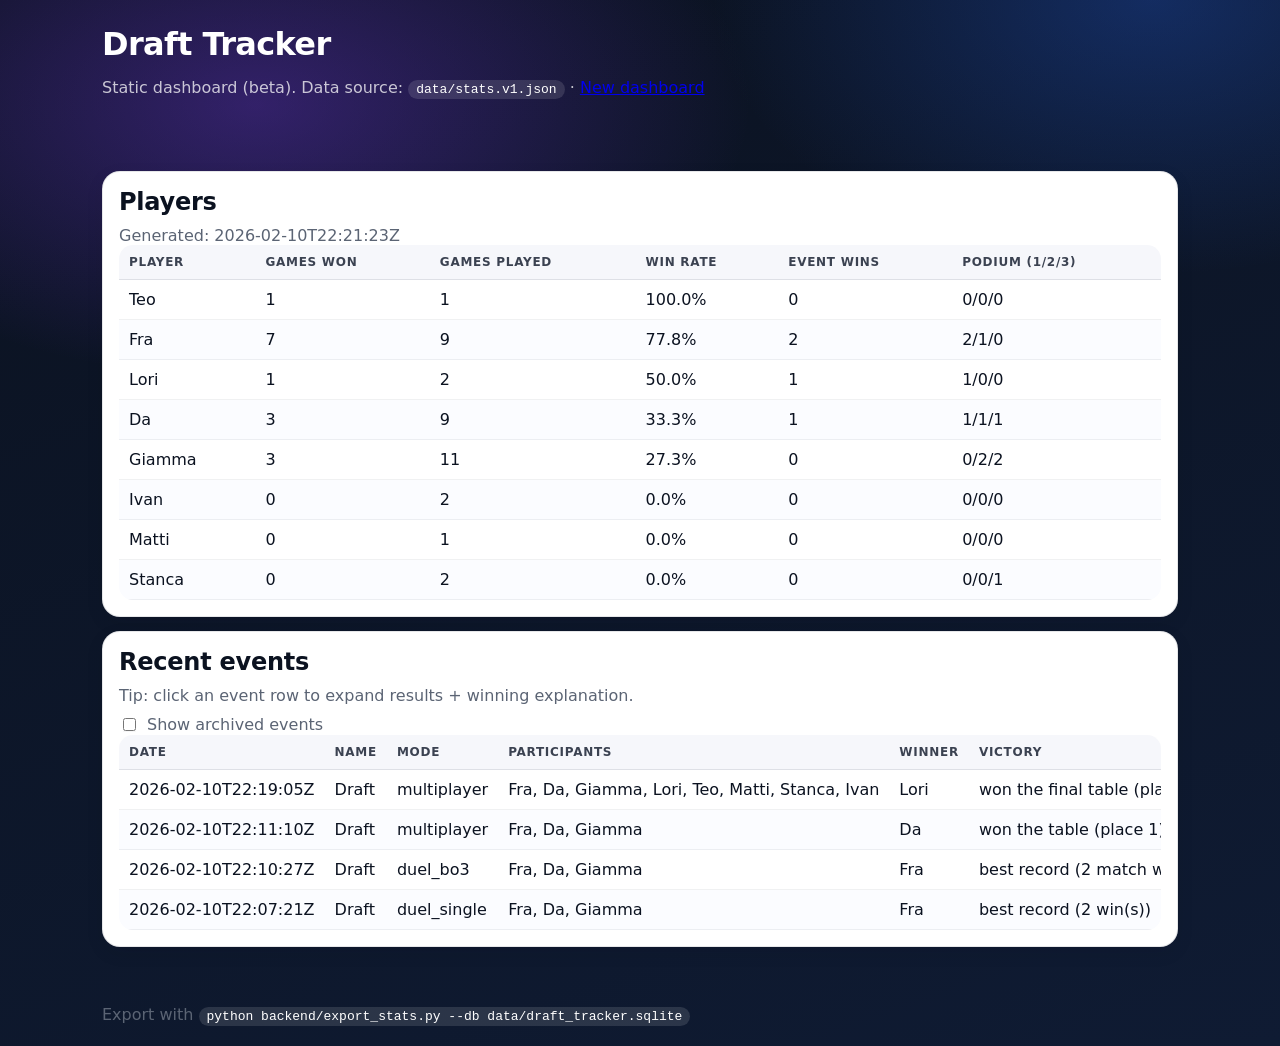
<file: docs/index.html>
<!doctype html>
<html>
<head>
  <meta charset="utf-8">
  <meta name="viewport" content="width=device-width,initial-scale=1">
  <title>Draft Tracker</title>
  <link rel="stylesheet" href="assets/style.css">
</head>
<body>
  <header class="wrap">
    <h1>Draft Tracker</h1>
    <p class="muted">Static dashboard (beta). Data source: <code>data/stats.v1.json</code> · <a href="dashboard.html">New dashboard</a></p>
  </header>

  <main class="wrap">
    <section class="card">
      <h2>Players</h2>
      <div class="muted" id="generated"></div>
      <div class="tablewrap">
        <table id="playersTable">
          <thead>
            <tr>
              <th>Player</th>
              <th>Games won</th>
              <th>Games played</th>
              <th>Win rate</th>
              <th>Event wins</th>
              <th>Podium (1/2/3)</th>
            </tr>
          </thead>
          <tbody></tbody>
        </table>
      </div>
    </section>

    <section class="card">
      <h2>Recent events</h2>
      <div class="muted">Tip: click an event row to expand results + winning explanation.</div>
      <label class="muted" style="display:inline-flex;gap:8px;align-items:center;margin-top:10px">
        <input type="checkbox" id="showArchivedEvents" style="width:auto"> Show archived events
      </label>
      <div class="tablewrap">
        <table id="eventsTable">
          <thead>
            <tr>
              <th>Date</th>
              <th>Name</th>
              <th>Mode</th>
              <th>Participants</th>
              <th>Winner</th>
              <th>Victory</th>
              <th>Podium</th>
            </tr>
          </thead>
          <tbody></tbody>
        </table>
      </div>
    </section>

    <section class="card" id="eventDetail" style="display:none">
      <h2 id="eventDetailTitle">Event detail</h2>
      <div class="muted" id="eventDetailMeta"></div>
      <div id="eventDetailBody" style="margin-top:12px"></div>
    </section>
  </main>

  <footer class="wrap muted">
    Export with <code>python backend/export_stats.py --db data/draft_tracker.sqlite</code>
  </footer>

  <!-- Exporter writes data/stats.v1.js so the dashboard works even when opened via file:// -->
  <script src="data/stats.v1.js"></script>
  <script src="assets/app.js"></script>
</body>
</html>
</file>
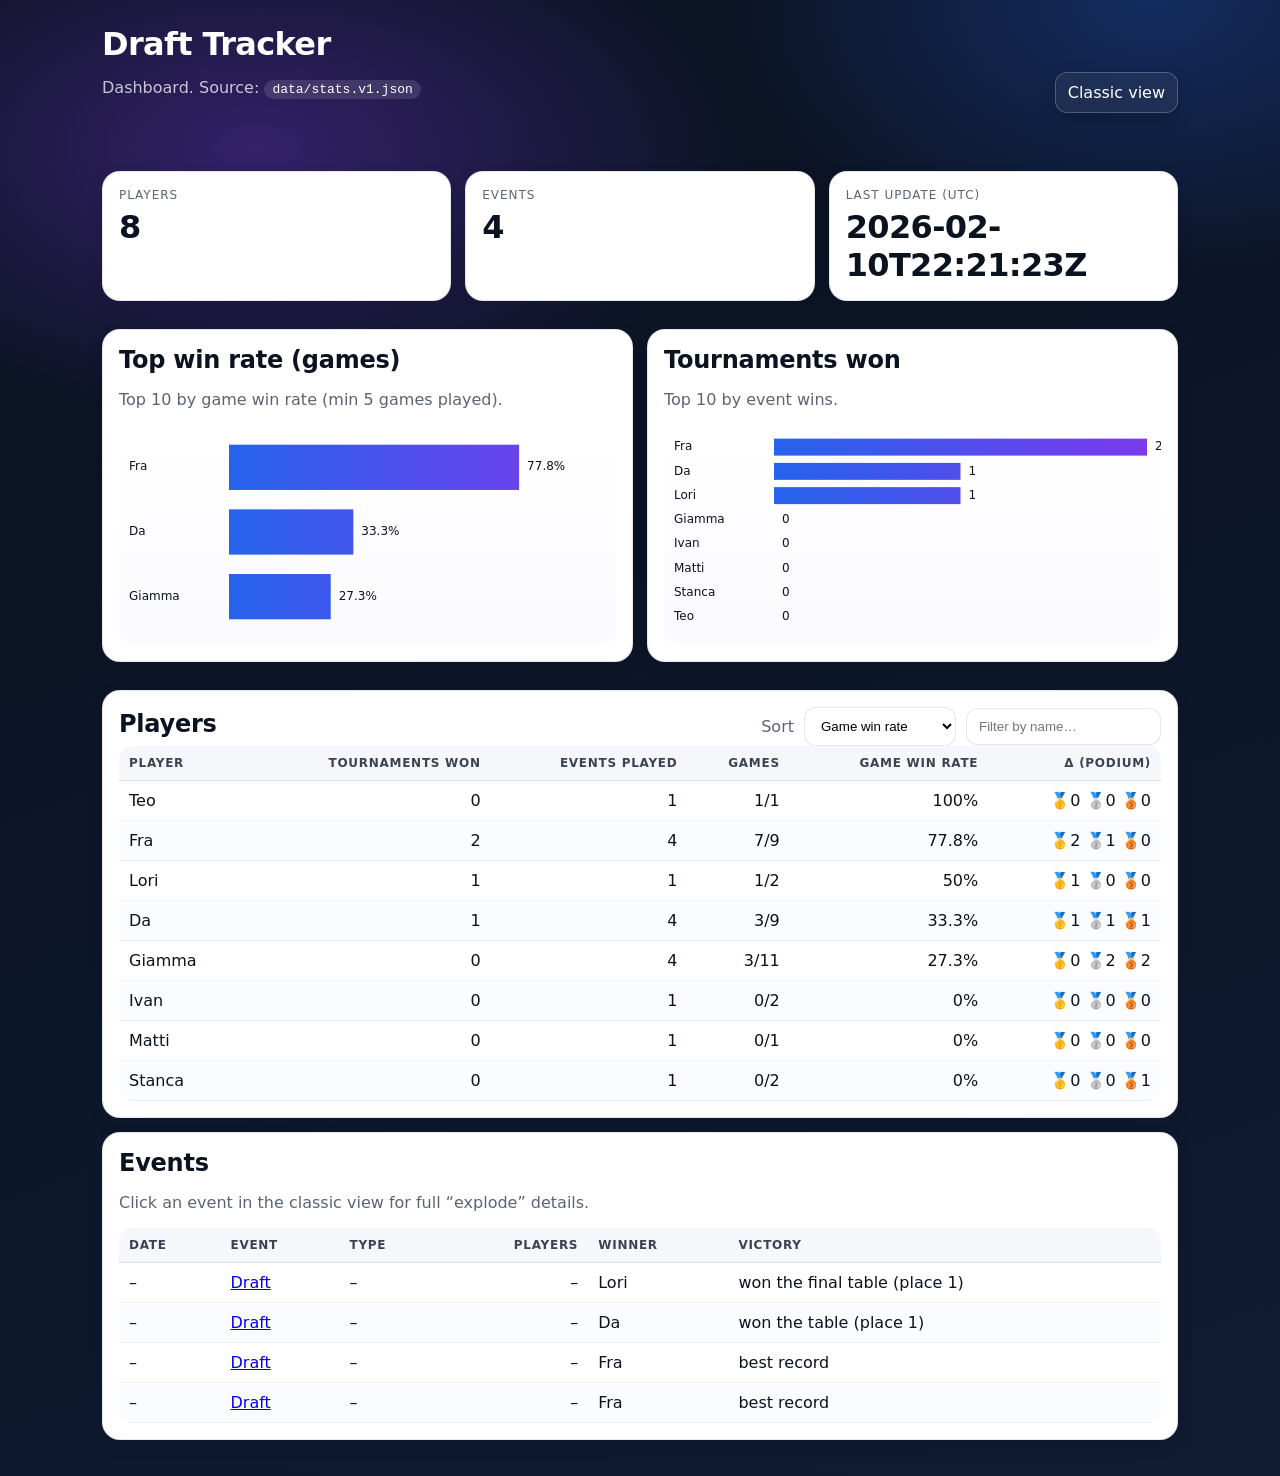
<file: docs/dashboard.html>
<!doctype html>
<html>
<head>
  <meta charset="utf-8">
  <meta name="viewport" content="width=device-width,initial-scale=1">
  <title>Draft Tracker · Dashboard</title>
  <link rel="stylesheet" href="assets/style.css">
</head>
<body>
  <header class="wrap">
    <div class="row" style="justify-content:space-between;align-items:flex-end;gap:12px;flex-wrap:wrap">
      <div>
        <h1>Draft Tracker</h1>
        <p class="muted">Dashboard. Source: <code>data/stats.v1.json</code></p>
      </div>
      <div class="row" style="gap:10px">
        <a class="btn secondary" href="index.html">Classic view</a>
      </div>
    </div>
  </header>

  <main class="wrap">
    <section class="kpis grid3">
      <div class="card">
        <div class="kpiLabel">Players</div>
        <div class="kpiValue" id="kpiPlayers">–</div>
      </div>
      <div class="card">
        <div class="kpiLabel">Events</div>
        <div class="kpiValue" id="kpiEvents">–</div>
      </div>
      <div class="card">
        <div class="kpiLabel">Last update (UTC)</div>
        <div class="kpiValue" id="kpiUpdated">–</div>
      </div>
    </section>

    <section class="grid2">
      <div class="card">
        <h2>Top win rate (games)</h2>
        <p class="muted">Top 10 by game win rate (min 5 games played).</p>
        <canvas id="chartWinRate" height="220"></canvas>
      </div>
      <div class="card">
        <h2>Tournaments won</h2>
        <p class="muted">Top 10 by event wins.</p>
        <canvas id="chartEventWins" height="220"></canvas>
      </div>
    </section>

    <section class="card">
      <div class="row" style="justify-content:space-between;align-items:baseline;flex-wrap:wrap">
        <h2 style="margin:0">Players</h2>
        <div class="row" style="gap:10px;flex-wrap:wrap">
          <label class="muted">Sort</label>
          <select id="playerSort">
            <option value="winrate">Game win rate</option>
            <option value="eventwins">Tournaments won</option>
            <option value="games">Games played</option>
            <option value="name">Name</option>
          </select>
          <input id="playerFilter" placeholder="Filter by name…" style="max-width:260px">
        </div>
      </div>
      <div class="tablewrap">
        <table id="playersTable">
          <thead>
            <tr>
              <th>Player</th>
              <th class="num">Tournaments won</th>
              <th class="num">Events played</th>
              <th class="num">Games</th>
              <th class="num">Game win rate</th>
              <th class="num">Δ (podium)</th>
            </tr>
          </thead>
          <tbody></tbody>
        </table>
      </div>
    </section>

    <section class="card">
      <h2>Events</h2>
      <p class="muted">Click an event in the classic view for full “explode” details.</p>
      <div class="tablewrap">
        <table id="eventsTable">
          <thead>
            <tr>
              <th>Date</th>
              <th>Event</th>
              <th>Type</th>
              <th class="num">Players</th>
              <th>Winner</th>
              <th>Victory</th>
            </tr>
          </thead>
          <tbody></tbody>
        </table>
      </div>
    </section>

  </main>

  <script src="data/stats.v1.js"></script>
  <script src="assets/dashboard.js"></script>
</body>
</html>
</file>
<file: docs/assets/style.css>
:root{
  --bg: #0b1220;
  --bg2:#0f1b33;
  --card:#ffffff;
  --text:#0b1220;
  --muted:#5b6474;
  --border: rgba(15, 23, 42, .10);
  --shadow: 0 10px 30px rgba(2, 6, 23, .10);
  --shadow2: 0 6px 18px rgba(2, 6, 23, .08);
  --accent:#2563eb;
  --accent2:#7c3aed;
  --ring: rgba(37, 99, 235, .25);
  --radius: 18px;
}

*{box-sizing:border-box}

body{
  font-family: system-ui, -apple-system, Segoe UI, Roboto, sans-serif;
  margin:0;
  color: var(--text);
  background:
    radial-gradient(900px 500px at 20% 10%, rgba(124,58,237,.35), transparent 55%),
    radial-gradient(800px 500px at 90% 0%, rgba(37,99,235,.30), transparent 55%),
    linear-gradient(160deg, var(--bg), var(--bg2));
  min-height:100vh;
}

.wrap{max-width:1120px;margin:0 auto;padding:22px}

header.wrap{
  padding-top:28px;
}

h1{margin:0 0 6px 0;letter-spacing:-0.02em;line-height:1.05;color:#fff}
h2{margin:0 0 10px 0;letter-spacing:-0.01em}

.muted{color:var(--muted)}

/* cards */
.card{
  background: var(--card);
  border: 1px solid var(--border);
  border-radius: var(--radius);
  padding: 16px;
  margin: 14px 0;
  box-shadow: var(--shadow2);
}

/* layout */
.row{display:flex;align-items:center}
.grid2{display:grid;grid-template-columns:1fr 1fr;gap:14px}
.grid3{display:grid;grid-template-columns:1fr 1fr 1fr;gap:14px}
@media(max-width:980px){.grid2,.grid3{grid-template-columns:1fr}}

/* KPI */
.kpiLabel{font-size:12px;color:var(--muted);text-transform:uppercase;letter-spacing:.08em}
.kpiValue{font-size:32px;font-weight:800;margin-top:6px;letter-spacing:-0.02em}

/* buttons */
.btn{
  display:inline-flex;align-items:center;gap:8px;
  padding:10px 12px;
  border-radius: 12px;
  border:1px solid rgba(255,255,255,.22);
  background: rgba(255,255,255,.10);
  color:#fff;
  text-decoration:none;
  box-shadow: 0 6px 18px rgba(0,0,0,.18);
  backdrop-filter: blur(10px);
}
.btn:hover{transform:translateY(-1px)}
.btn.secondary{background: rgba(255,255,255,.06)}

/* form */
select,input{
  padding:10px 12px;
  border-radius: 12px;
  border:1px solid var(--border);
  background:#fff;
  box-shadow: 0 1px 0 rgba(2,6,23,.03);
}
select:focus,input:focus{outline:none;box-shadow: 0 0 0 4px var(--ring)}

code{background:rgba(255,255,255,.12);color:#fff;padding:2px 8px;border-radius:999px}

/* tables */
.tablewrap{overflow:auto;border-radius: 14px}
table{border-collapse:separate;border-spacing:0;width:100%;font-variant-numeric: tabular-nums}
th,td{padding:10px 10px;text-align:left;white-space:nowrap}
thead th{
  position:sticky;top:0;z-index:1;
  background: #f6f7fb;
  border-bottom:1px solid var(--border);
  font-size:12px;
  letter-spacing:.06em;
  text-transform:uppercase;
  color:#3b4251;
}
tbody tr{background:#fff}
tbody tr:nth-child(even){background:#fbfcff}
tbody tr:hover{background:#f2f6ff}
td{border-bottom:1px solid rgba(15,23,42,.06)}

th.num,td.num{text-align:right}

/* charts */
canvas{width:100%;display:block;border-radius:14px;background:linear-gradient(180deg,#ffffff, #fbfbff)}

/* header text contrast */
header p.muted{color: rgba(255,255,255,.75)}

@media (prefers-color-scheme: dark){
  :root{
    --card: rgba(255,255,255,.06);
    --text:#e6e9f2;
    --muted: rgba(230,233,242,.70);
    --border: rgba(255,255,255,.12);
    --shadow2: 0 12px 28px rgba(0,0,0,.35);
  }
  .card{backdrop-filter: blur(10px)}
  select,input{background: rgba(255,255,255,.08); color: var(--text)}
  thead th{background: rgba(255,255,255,.08); color: rgba(230,233,242,.8)}
  tbody tr{background: transparent}
  tbody tr:nth-child(even){background: rgba(255,255,255,.03)}
  tbody tr:hover{background: rgba(37,99,235,.10)}
  canvas{background: rgba(255,255,255,.04)}
}
</file>
